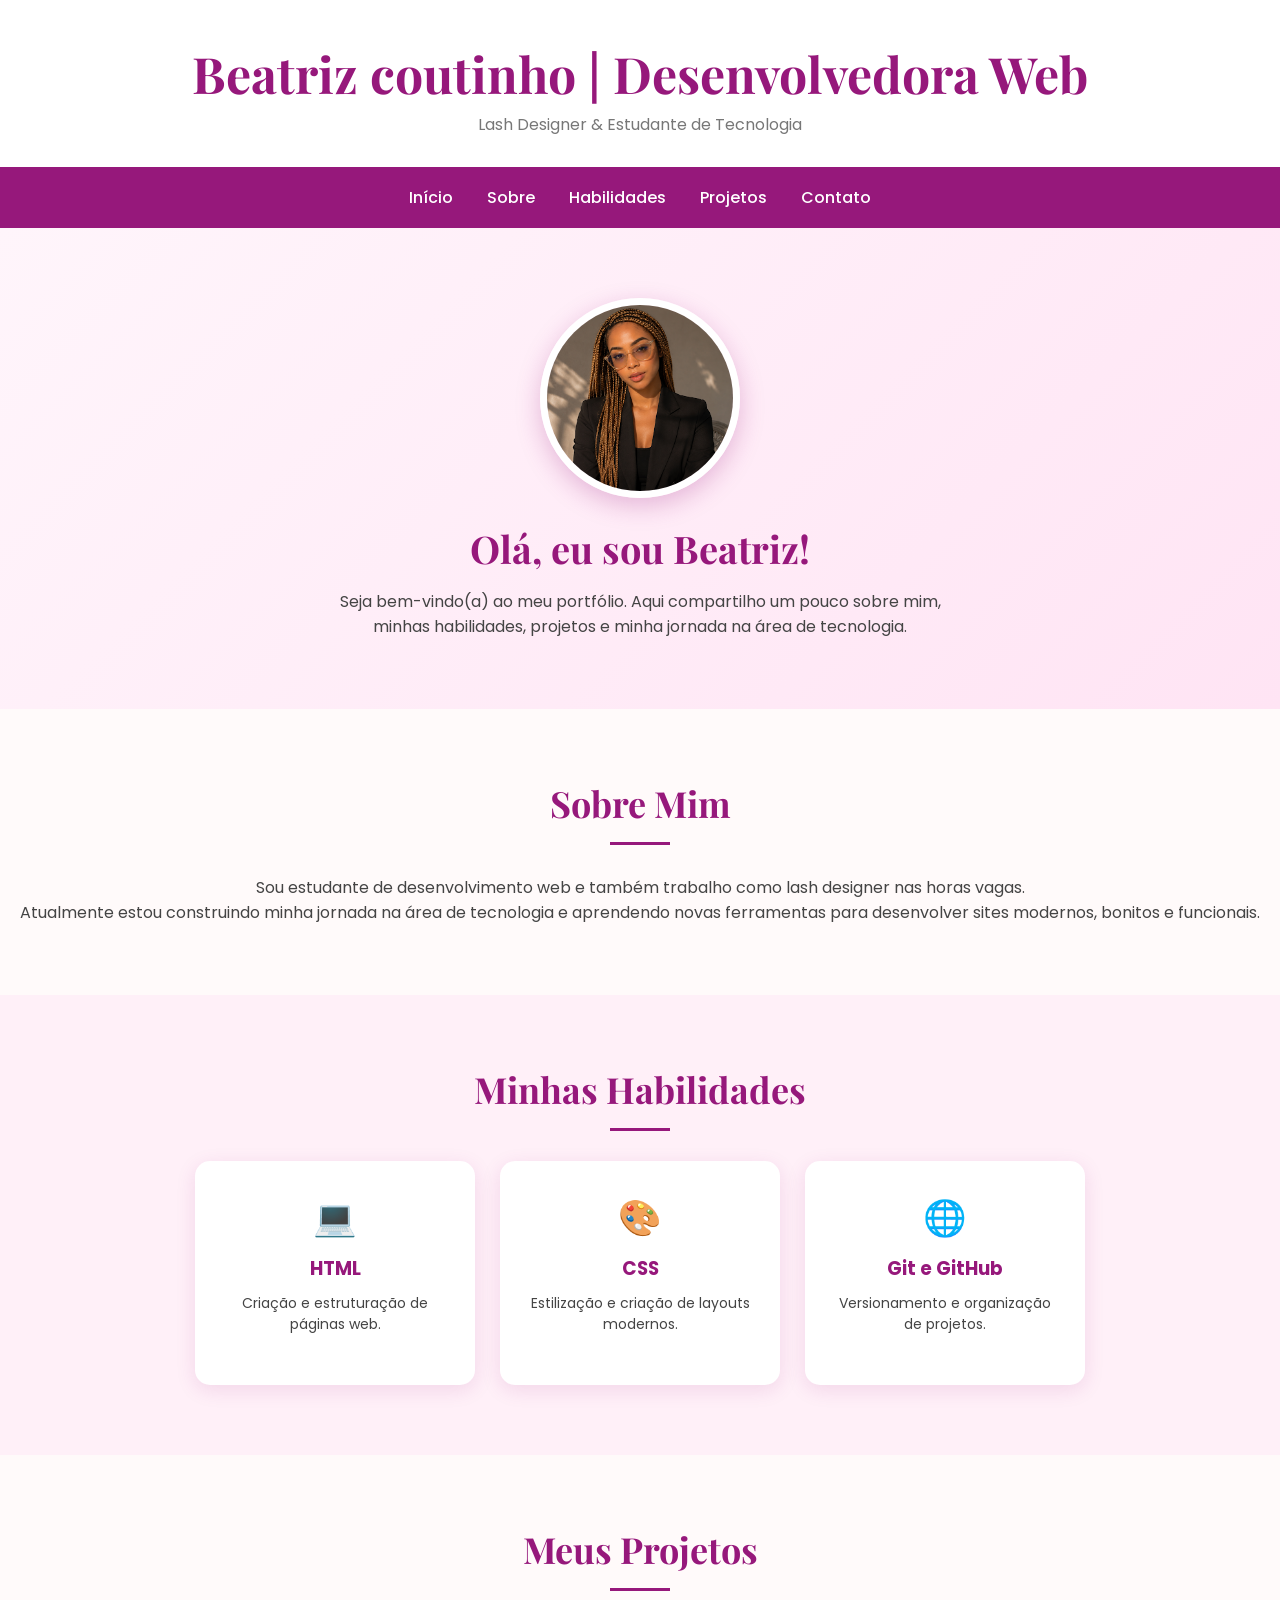
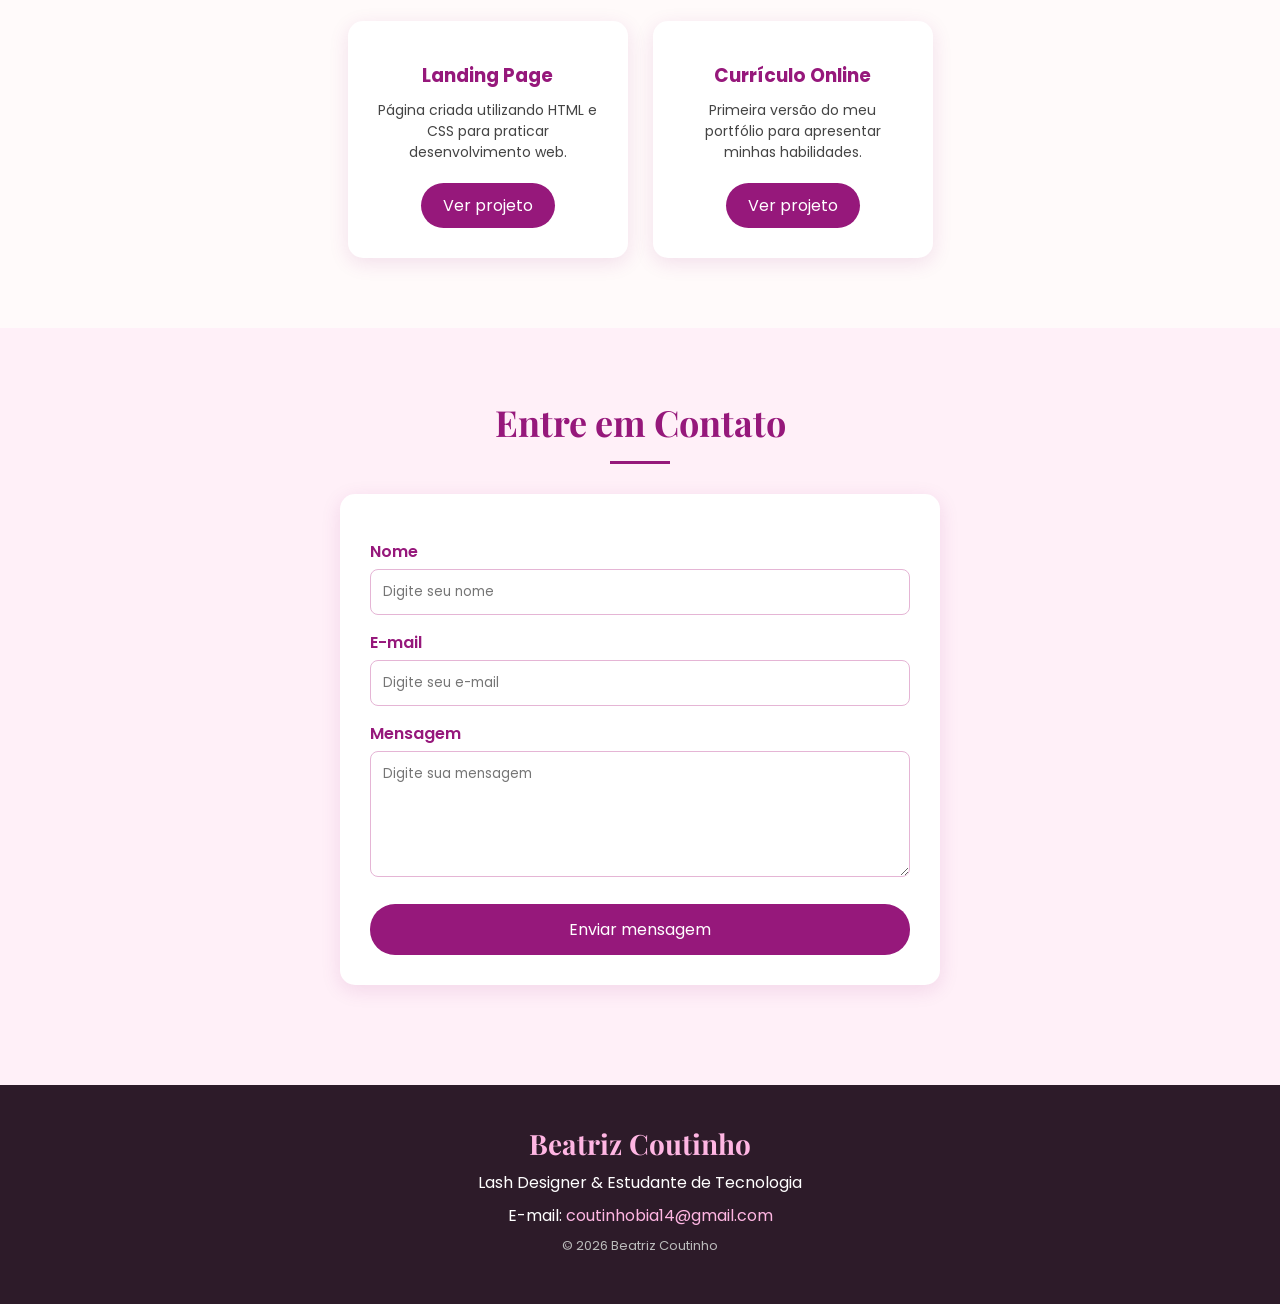
<file: index.html>
<!DOCTYPE html>
<html lang="pt-BR">

<head>
    <meta charset="UTF-8">
    <meta name="viewport" content="width=device-width, initial-scale=1.0">

    <meta name="description"
        content="Portfólio pessoal de Beatriz Coutinho, lash designer e estudante de tecnologia.">
<script src="script.js" defer></script>
    <title>Beatriz Coutinho | Portfólio</title>

    <!-- Fonte -->
    <link rel="preconnect" href="https://fonts.googleapis.com">
    <link rel="preconnect" href="https://fonts.gstatic.com" crossorigin>

    <link href="https://fonts.googleapis.com/css2?family=Playfair+Display:wght@500;600;700&family=Poppins:wght@300;400;500;600&display=swap"
        rel="stylesheet">

    <!-- CSS -->
    <link rel="stylesheet" href="style.css">
</head>

<body>

    <!-- CABEÇALHO -->
    <header>

        <h1>Beatriz Coutinho</h1>

        <p class="subtitulo">
            Lash Designer & Estudante de Tecnologia
        </p>

        <nav>
            <a href="#inicio">Início</a>
            <a href="#sobre">Sobre</a>
            <a href="#habilidades">Habilidades</a>
            <a href="#projetos">Projetos</a>
            <a href="#contato">Contato</a>
        </nav>

    </header>


    <!-- INÍCIO -->
    <section id="inicio" class="hero">

        <img
            src="perfil.png"
            alt="Foto de Beatriz Coutinho"
            class="foto-perfil"
        >

        <h2>Olá, eu sou Beatriz!</h2>

        <p>
            Seja bem-vindo(a) ao meu portfólio.
            Aqui compartilho um pouco sobre mim,
            minhas habilidades, projetos e minha jornada
            na área de tecnologia.
        </p>

    </section>


    <!-- SOBRE -->
    <section id="sobre" class="secao">

        <h2>Sobre Mim</h2>

        <div class="linha"></div>

        <p>
            Sou estudante de desenvolvimento web e também
            trabalho como lash designer nas horas vagas.
        </p>

        <p>
            Atualmente estou construindo minha jornada na área
            de tecnologia e aprendendo novas ferramentas para
            desenvolver sites modernos, bonitos e funcionais.
        </p>

    </section>


    <!-- HABILIDADES -->
    <section id="habilidades" class="secao rosa-claro">

        <h2>Minhas Habilidades</h2>

        <div class="linha"></div>

        <div class="cards">

            <div class="card">
                <span>💻</span>
                <h3>HTML</h3>
                <p>Criação e estruturação de páginas web.</p>
            </div>

            <div class="card">
                <span>🎨</span>
                <h3>CSS</h3>
                <p>Estilização e criação de layouts modernos.</p>
            </div>

            <div class="card">
                <span>🌐</span>
                <h3>Git e GitHub</h3>
                <p>Versionamento e organização de projetos.</p>
            </div>

        </div>

    </section>


    <!-- PROJETOS -->
    <section id="projetos" class="secao">

        <h2>Meus Projetos</h2>

        <div class="linha"></div>

        <div class="cards">

            <div class="card projeto">
                <h3>Landing Page</h3>

                <p>
                    Página criada utilizando HTML e CSS
                    para praticar desenvolvimento web.
                </p>

                <a href="#" class="botao">Ver projeto</a>
            </div>


            <div class="card projeto">
                <h3>Currículo Online</h3>

                <p>
                    Primeira versão do meu portfólio para
                    apresentar minhas habilidades.
                </p>

                <a href="curriculo.html" target="_blank" class="botao">Ver projeto</a>
            </div>

        </div>

    </section>


    <!-- CONTATO -->
    <section id="contato" class="secao rosa-claro">

        <h2>Entre em Contato</h2>

        <div class="linha"></div>

        <form>

            <label for="nome">Nome</label>

            <input
                type="text"
                id="nome"
                placeholder="Digite seu nome"
            >


            <label for="email">E-mail</label>

            <input
                type="email"
                id="email"
                placeholder="Digite seu e-mail"
            >


            <label for="mensagem">Mensagem</label>

            <textarea
                id="mensagem"
                rows="5"
                placeholder="Digite sua mensagem"
            ></textarea>


            <button type="submit">
                Enviar mensagem
            </button>

        </form>

    </section>


    <!-- RODAPÉ -->
    <footer>

        <h3>Beatriz Coutinho</h3>

        <p>
            Lash Designer & Estudante de Tecnologia
        </p>

        <p>
            E-mail:
            <a href="mailto:coutinhobia14@gmail.com">
                coutinhobia14@gmail.com
            </a>
        </p>

        <p class="copyright">
            © 2026 Beatriz Coutinho
        </p>

    </footer>

</body>

</html>
</file>
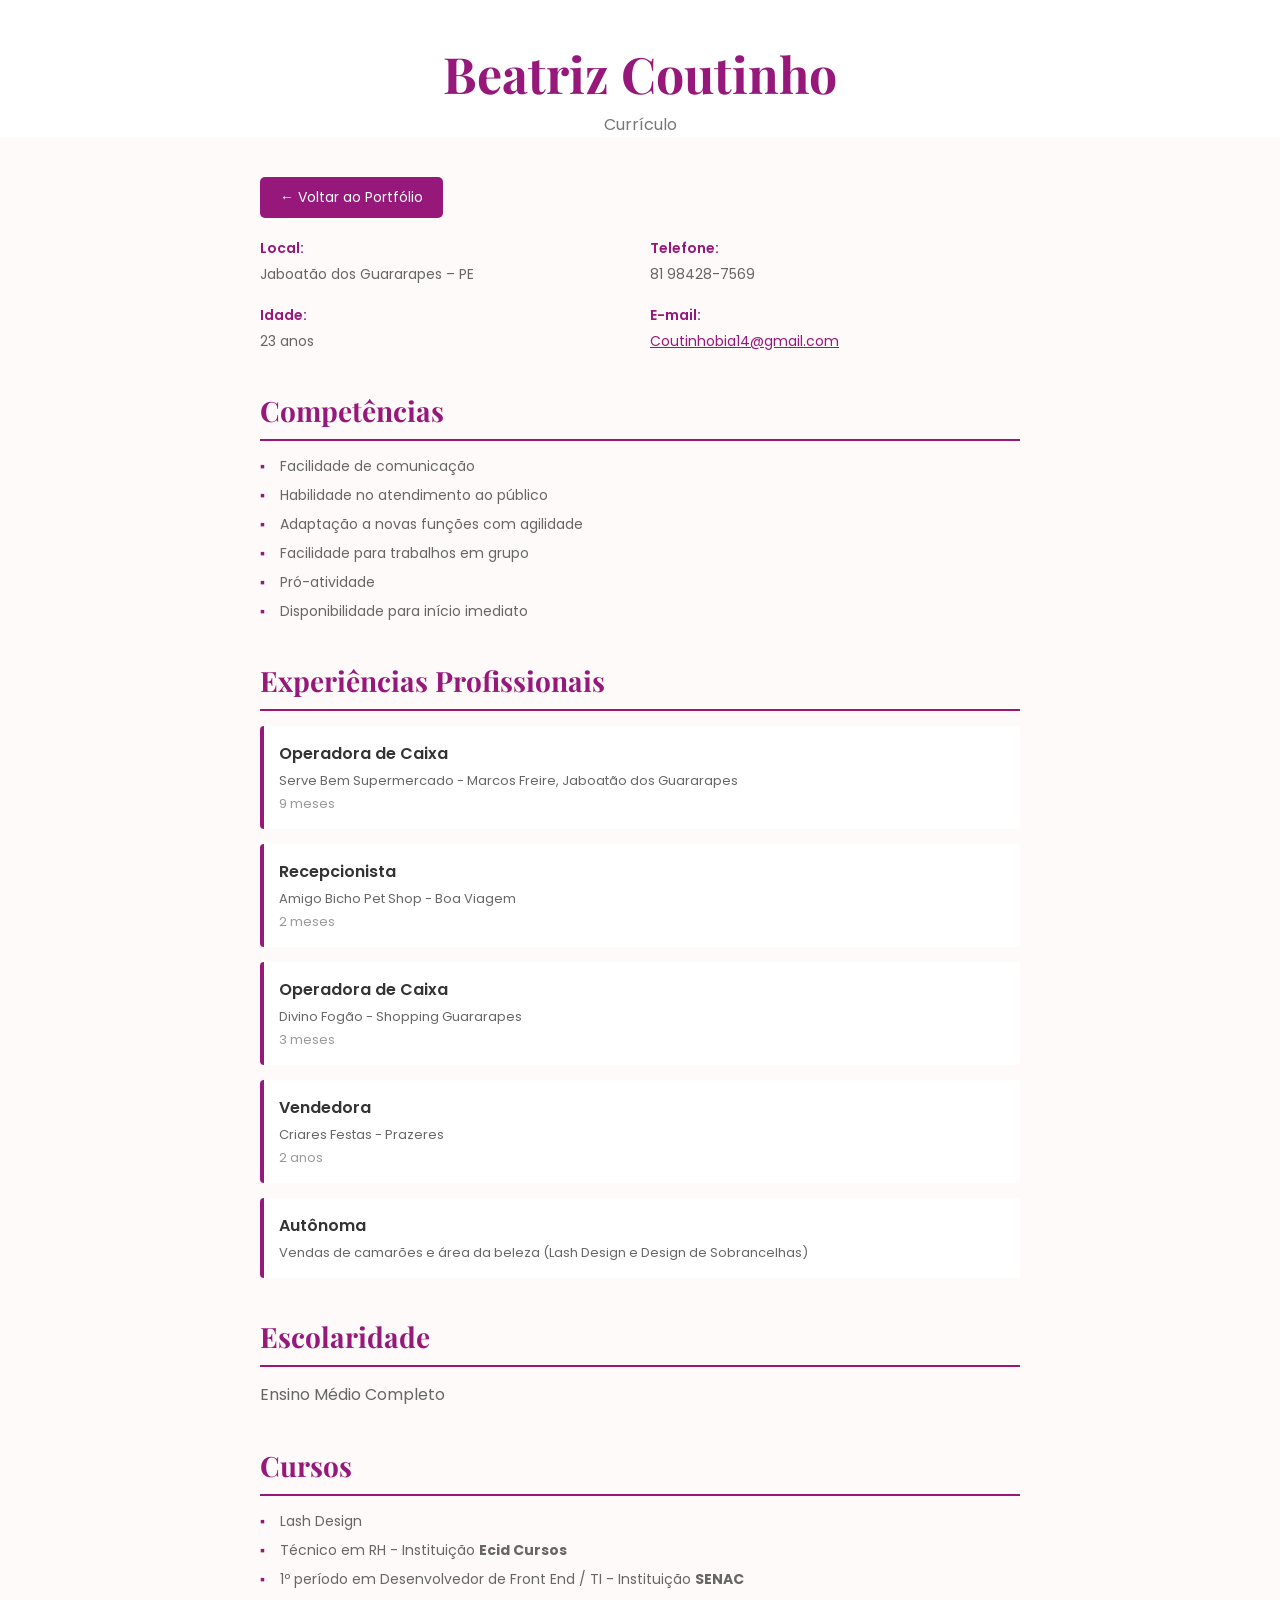
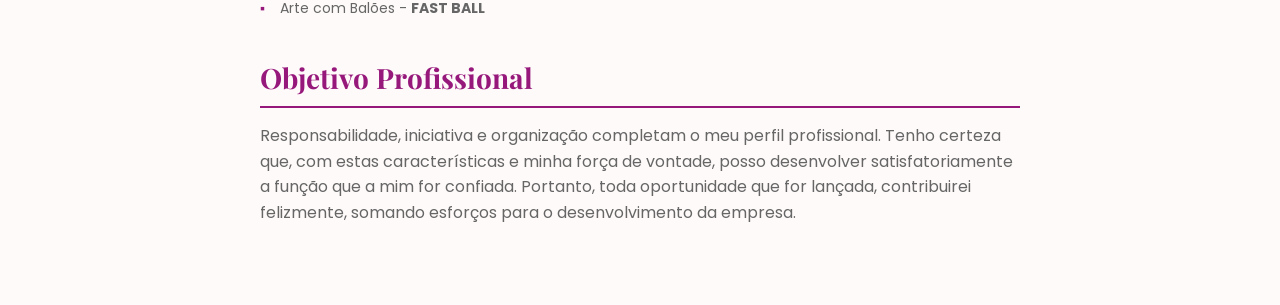
<file: curriculo.html>
<!DOCTYPE html>
<html lang="pt-BR">

<head>
    <meta charset="UTF-8">
    <meta name="viewport" content="width=device-width, initial-scale=1.0">
    <meta name="description" content="Currículo de Beatriz Coutinho da Silva">
    <title>Currículo | Beatriz Coutinho</title>

    <!-- Fonte -->
    <link rel="preconnect" href="https://fonts.googleapis.com">
    <link rel="preconnect" href="https://fonts.gstatic.com" crossorigin>
    <link href="https://fonts.googleapis.com/css2?family=Playfair+Display:wght@500;600;700&family=Poppins:wght@300;400;500;600&display=swap"
        rel="stylesheet">

    <!-- CSS -->
    <link rel="stylesheet" href="style.css">

    <style>
        .curriculo-container {
            max-width: 800px;
            margin: 0 auto;
            padding: 40px 20px;
        }

        .curriculo-secao {
            margin-bottom: 40px;
        }

        .curriculo-secao h2 {
            font-family: 'Playfair Display', serif;
            font-size: 28px;
            color: #96187b;
            margin-bottom: 15px;
            border-bottom: 2px solid #96187b;
            padding-bottom: 10px;
        }

        .curriculo-secao h3 {
            font-size: 18px;
            color: #333;
            margin-top: 20px;
            margin-bottom: 8px;
            font-weight: 600;
        }

        .curriculo-info {
            display: grid;
            grid-template-columns: 1fr 1fr;
            gap: 20px;
            margin-bottom: 20px;
            font-size: 14px;
            color: #666;
        }

        .curriculo-info-item {
            display: flex;
            flex-direction: column;
        }

        .curriculo-info-label {
            font-weight: 600;
            color: #96187b;
            margin-bottom: 5px;
        }

        .curriculo-lista {
            list-style: none;
            padding-left: 0;
        }

        .curriculo-lista li {
            margin-bottom: 8px;
            padding-left: 20px;
            position: relative;
            color: #666;
            font-size: 14px;
        }

        .curriculo-lista li:before {
            content: "▪";
            position: absolute;
            left: 0;
            color: #96187b;
        }

        .experiencia-item {
            background-color: white;
            padding: 15px;
            margin-bottom: 15px;
            border-left: 4px solid #96187b;
            border-radius: 4px;
        }

        .experiencia-cargo {
            font-weight: 600;
            color: #333;
        }

        .experiencia-local {
            font-size: 13px;
            color: #666;
            margin-top: 5px;
        }

        .experiencia-periodo {
            font-size: 13px;
            color: #999;
            margin-top: 3px;
        }

        .voltar-btn {
            display: inline-block;
            margin-bottom: 20px;
            padding: 10px 20px;
            background-color: #96187b;
            color: white;
            text-decoration: none;
            border-radius: 5px;
            font-size: 14px;
            transition: background-color 0.3s;
        }

        .voltar-btn:hover {
            background-color: #7a1460;
        }
    </style>
</head>

<body>

    <!-- CABEÇALHO -->
    <header>
        <h1>Beatriz Coutinho</h1>
        <p class="subtitulo">Currículo</p>
    </header>

    <!-- CONTEÚDO DO CURRÍCULO -->
    <div class="curriculo-container">

        <a href="index.html" class="voltar-btn">← Voltar ao Portfólio</a>

        <!-- INFORMAÇÕES PESSOAIS -->
        <div class="curriculo-secao">
            <div class="curriculo-info">
                <div class="curriculo-info-item">
                    <span class="curriculo-info-label">Local:</span>
                    <span>Jaboatão dos Guararapes – PE</span>
                </div>
                <div class="curriculo-info-item">
                    <span class="curriculo-info-label">Telefone:</span>
                    <span>81 98428-7569</span>
                </div>
                <div class="curriculo-info-item">
                    <span class="curriculo-info-label">Idade:</span>
                    <span>23 anos</span>
                </div>
                <div class="curriculo-info-item">
                    <span class="curriculo-info-label">E-mail:</span>
                    <span><a href="mailto:Coutinhobia14@gmail.com" style="color: #96187b;">Coutinhobia14@gmail.com</a></span>
                </div>
            </div>
        </div>

        <!-- COMPETÊNCIAS -->
        <div class="curriculo-secao">
            <h2>Competências</h2>
            <ul class="curriculo-lista">
                <li>Facilidade de comunicação</li>
                <li>Habilidade no atendimento ao público</li>
                <li>Adaptação a novas funções com agilidade</li>
                <li>Facilidade para trabalhos em grupo</li>
                <li>Pró-atividade</li>
                <li>Disponibilidade para início imediato</li>
            </ul>
        </div>

        <!-- EXPERIÊNCIAS PROFISSIONAIS -->
        <div class="curriculo-secao">
            <h2>Experiências Profissionais</h2>

            <div class="experiencia-item">
                <div class="experiencia-cargo">Operadora de Caixa</div>
                <div class="experiencia-local">Serve Bem Supermercado - Marcos Freire, Jaboatão dos Guararapes</div>
                <div class="experiencia-periodo">9 meses</div>
            </div>

            <div class="experiencia-item">
                <div class="experiencia-cargo">Recepcionista</div>
                <div class="experiencia-local">Amigo Bicho Pet Shop - Boa Viagem</div>
                <div class="experiencia-periodo">2 meses</div>
            </div>

            <div class="experiencia-item">
                <div class="experiencia-cargo">Operadora de Caixa</div>
                <div class="experiencia-local">Divino Fogão - Shopping Guararapes</div>
                <div class="experiencia-periodo">3 meses</div>
            </div>

            <div class="experiencia-item">
                <div class="experiencia-cargo">Vendedora</div>
                <div class="experiencia-local">Criares Festas - Prazeres</div>
                <div class="experiencia-periodo">2 anos</div>
            </div>

            <div class="experiencia-item">
                <div class="experiencia-cargo">Autônoma</div>
                <div class="experiencia-local">Vendas de camarões e área da beleza (Lash Design e Design de Sobrancelhas)</div>
            </div>
        </div>

        <!-- ESCOLARIDADE -->
        <div class="curriculo-secao">
            <h2>Escolaridade</h2>
            <p style="color: #666;">Ensino Médio Completo</p>
        </div>

        <!-- CURSOS -->
        <div class="curriculo-secao">
            <h2>Cursos</h2>
            <ul class="curriculo-lista">
                <li>Lash Design</li>
                <li>Técnico em RH - Instituição <strong>Ecid Cursos</strong></li>
                <li>1º período em Desenvolvedor de Front End / TI - Instituição <strong>SENAC</strong></li>
                <li>Arte com Balões - <strong>FAST BALL</strong></li>
            </ul>
        </div>

        <!-- OBJETIVO PROFISSIONAL -->
        <div class="curriculo-secao">
            <h2>Objetivo Profissional</h2>
            <p style="color: #666; line-height: 1.6;">
                Responsabilidade, iniciativa e organização completam o meu perfil profissional. Tenho certeza que, 
                com estas características e minha força de vontade, posso desenvolver satisfatoriamente a função que a 
                mim for confiada. Portanto, toda oportunidade que for lançada, contribuirei felizmente, somando 
                esforços para o desenvolvimento da empresa.
            </p>
        </div>

    </div>

</body>

</html>
</file>
<file: style.css>
* {
    margin: 0;
    padding: 0;
    box-sizing: border-box;
}

html {
    scroll-behavior: smooth;
}

body {
    font-family: 'Poppins', sans-serif;
    background-color: #fffafa;
    color: #444;
}


/* CABEÇALHO */

header {
    text-align: center;
    background-color: white;
    padding-top: 40px;
}

header h1 {
    font-family: 'Playfair Display', serif;
    font-size: 50px;
    color: #96187b;
}

.subtitulo {
    color: #777;
    margin-top: 5px;
}


/* MENU */

nav {
    margin-top: 30px;
    background-color: #96187b;
    padding: 18px;
}

nav a {
    color: white;
    text-decoration: none;
    margin: 0 15px;
    font-weight: 500;
}

nav a:hover {
    color: #ffd6ef;
}


/* INÍCIO */

.hero {
    text-align: center;
    padding: 70px 20px;
    background: linear-gradient(135deg, #fff5fb, #ffe4f4);
}

.foto-perfil {
    width: 200px;
    height: 200px;

    object-fit: cover;

    border-radius: 50%;

    border: 7px solid white;

    box-shadow: 0 8px 25px rgba(150, 24, 123, 0.25);

    display: block;
    margin: 0 auto 25px;
}

.hero h2 {
    font-family: 'Playfair Display', serif;
    color: #96187b;
    font-size: 38px;
    margin-bottom: 15px;
}

.hero p {
    max-width: 650px;
    margin: auto;
}


/* SEÇÕES */

.secao {
    padding: 70px 20px;
    text-align: center;
}

.secao h2 {
    font-family: 'Playfair Display', serif;
    color: #96187b;
    font-size: 36px;
}

.rosa-claro {
    background-color: #fff0f8;
}

.linha {
    width: 60px;
    height: 3px;
    background-color: #96187b;
    margin: 15px auto 30px;
}


/* CARDS */

.cards {
    display: flex;
    justify-content: center;
    gap: 25px;
    flex-wrap: wrap;
    margin-top: 30px;
}

.card {
    width: 280px;
    padding: 30px;
    background-color: white;
    border-radius: 15px;

    box-shadow: 0 5px 20px rgba(150, 24, 123, 0.12);

    transition: 0.3s;
}

.card:hover {
    transform: translateY(-8px);
}

.card span {
    font-size: 35px;
}

.card h3 {
    color: #96187b;
    margin: 10px 0;
}

.card p {
    font-size: 14px;
    margin-bottom: 20px;
}


/* BOTÃO */

.botao {
    display: inline-block;
    background-color: #96187b;
    color: white;
    padding: 10px 22px;
    border-radius: 25px;
    text-decoration: none;
}

.botao:hover {
    background-color: #741261;
}


/* FORMULÁRIO */

form {
    max-width: 600px;
    margin: 30px auto;
    background-color: white;
    padding: 30px;
    border-radius: 15px;
    text-align: left;
    box-shadow: 0 5px 20px rgba(150, 24, 123, 0.12);
}

form label {
    display: block;
    color: #96187b;
    font-weight: 600;
    margin-top: 15px;
}

form input,
form textarea {
    width: 100%;
    padding: 12px;
    margin-top: 5px;

    border: 1px solid #e5b5d5;
    border-radius: 8px;

    font-family: 'Poppins', sans-serif;
}

form button {
    width: 100%;
    margin-top: 20px;
    padding: 13px;

    border: none;
    border-radius: 25px;

    background-color: #96187b;
    color: white;

    font-size: 16px;
    font-family: 'Poppins', sans-serif;

    cursor: pointer;
}

form button:hover {
    background-color: #741261;
}


/* RODAPÉ */

footer {
    background-color: #2d1b29;
    color: white;
    text-align: center;
    padding: 40px 20px;
}

footer h3 {
    font-family: 'Playfair Display', serif;
    color: #ffb6e3;
    font-size: 28px;
}

footer p {
    color: white;
    margin: 8px;
}

footer a {
    color: #ffb6e3;
    text-decoration: none;
}

.copyright {
    font-size: 13px;
    color: #bbb !important;
}


/* CELULAR */

@media (max-width: 600px) {

    header h1 {
        font-size: 38px;
    }

    nav a {
        display: inline-block;
        margin: 5px 8px;
    }

    .foto-perfil {
        width: 160px;
        height: 160px;
    }

    .hero h2 {
        font-size: 30px;
    }

}
</file>
